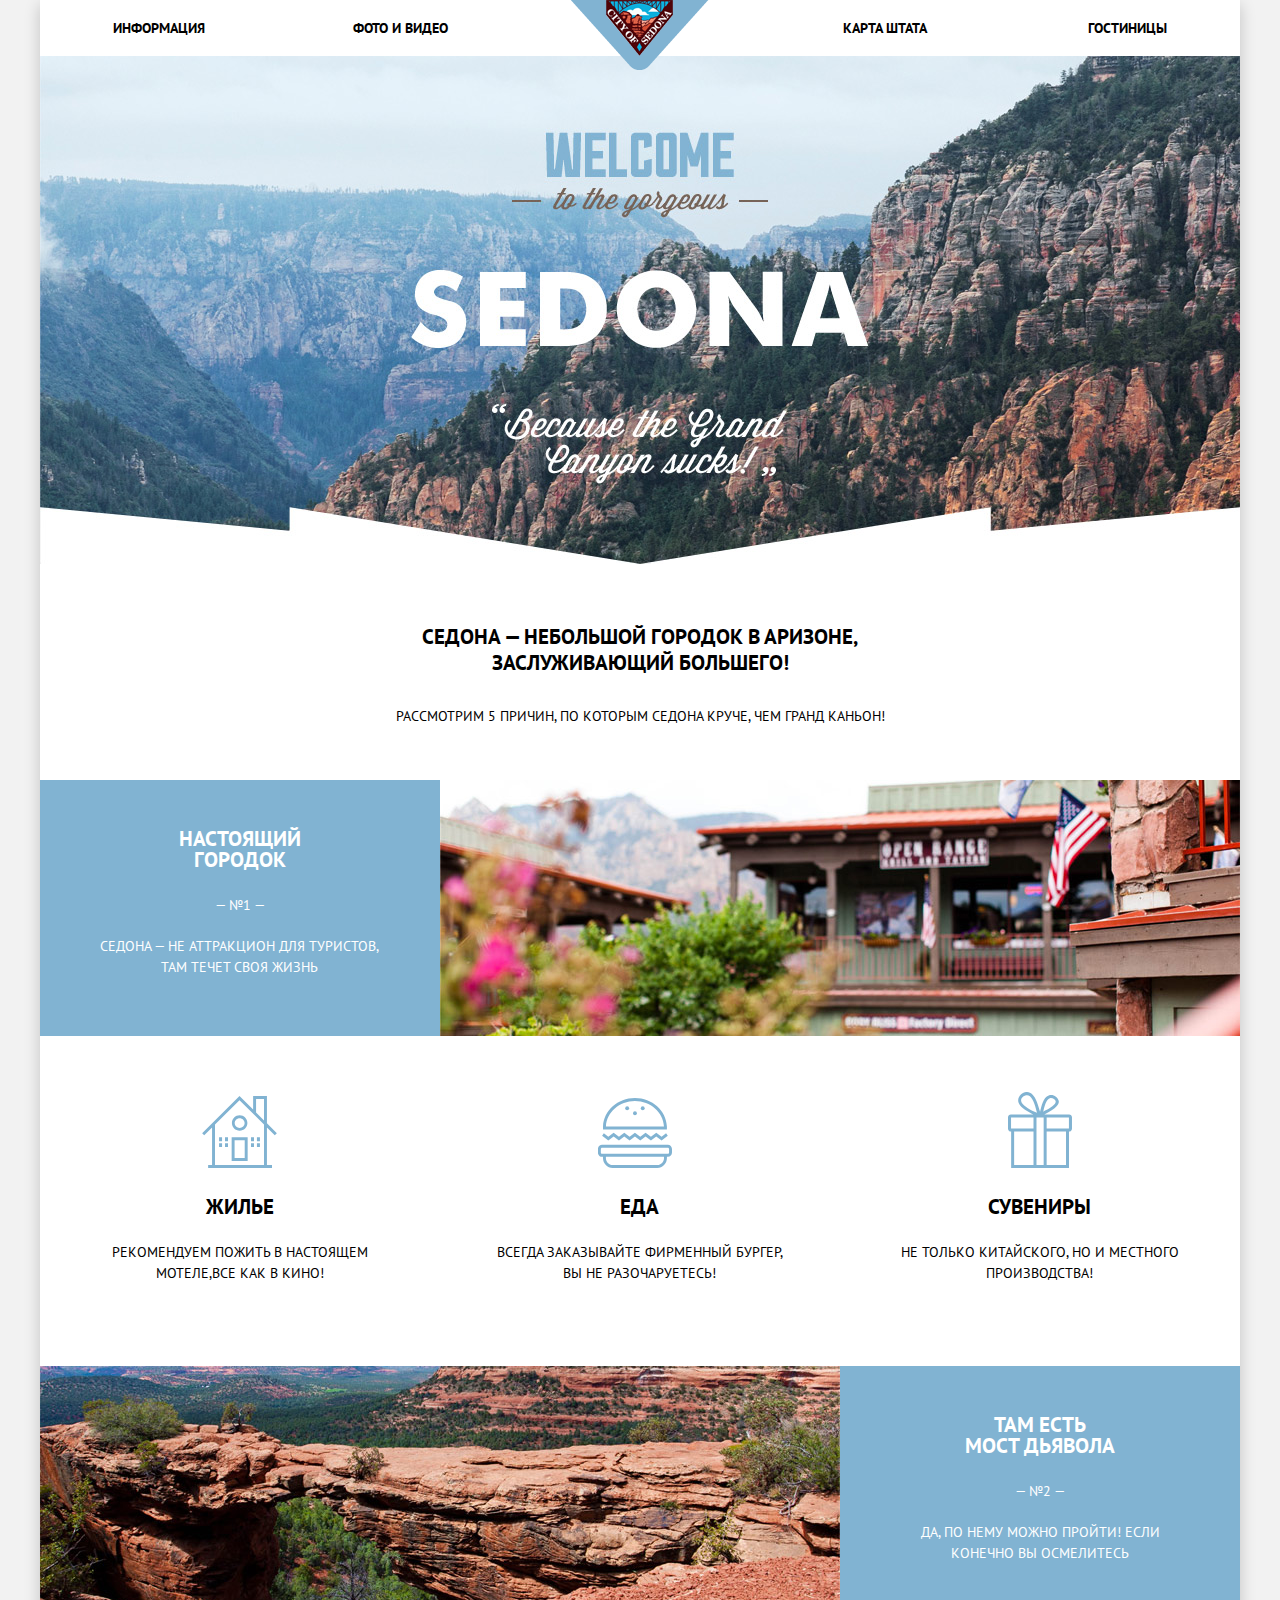
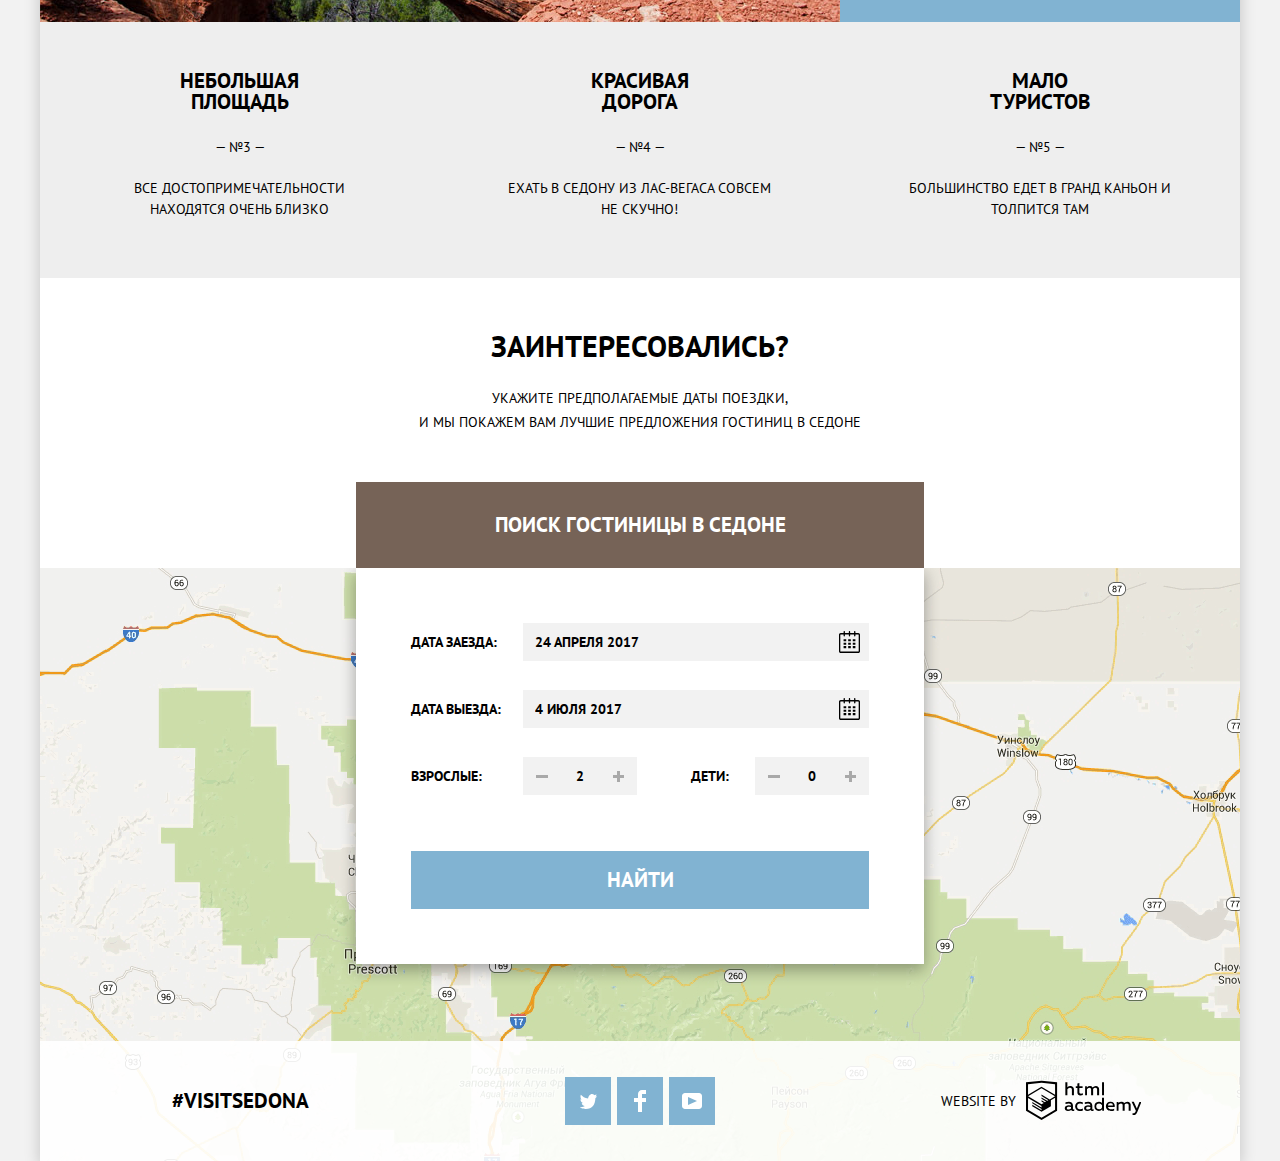
<file: index.html>
<!DOCTYPE html>
<html lang="ru">

<head>
  <meta charset="utf-8">
  <title>Седона</title>
  <link href="https://fonts.googleapis.com/css?family=PT+Sans:400,700&amp;subset=cyrillic" rel="stylesheet">
  <link rel="stylesheet" href="css/normalize.min.css">
  <link rel="stylesheet" href="css/style.min.css">
</head>

<body>
  <div class="main-wrapper">
    <header class="main-header">
      <nav class="main-navigation">
        <a class="main-header-logo"><img src="img/logo.png" width="138" height="70" alt="Логотип Седоны">
        </a>
        <ul class="site-navigation">
          <li><a href="info.html">Информация</a>
          </li>
          <li><a href="media.html">Фото и видео</a>
          </li>
          <li><a href="state-map.html">Карта штата</a>
          </li>
          <li><a href="hotels.html">Гостиницы</a>
          </li>
        </ul>
      </nav>
    </header>
    <main class="container">
      <h1 class="visually-hidden">Добро пожаловать в прекрасную Седону</h1>
      <section class="index-top">
        <div class="top-image">
          <img src="img/sedona-top.jpg" alt="Фотография Седоны" width="1200" height="508">
        </div>
        <p class="top-text-big"><b>Седона &mdash; небольшой городок в Аризоне,<br> заслуживающий большего!</b>
        </p>
        <p class="top-text-small">Рассмотрим 5 причин, по которым Седона круче, чем гранд каньон!</p>
      </section>
      <section class="features">
        <div class="feature-img">
          <div class="feature-text-block img-right">
            <h2 class="feature-name">Настоящий<br>городок</h2>
            <p class="feature-number">&mdash; №1 &mdash;</p>
            <p class="feature-text">Седона &mdash; не аттракцион для туристов,
              <br>там течет своя жизнь</p>
          </div>
          <img class="feature-photo img-right" src="img/feature-1a.jpg" width="800" height="400" alt="Вид Седоны">
        </div>
        <div class="feature-container">
          <div class="feature-icon">
            <h2>Жилье</h2>
            <p>Рекомендуем пожить в настоящем
              <br>мотеле,все как в кино!</p>
          </div>
          <div class="feature-icon">
            <h2>Еда</h2>
            <p>Всегда заказывайте фирменный бургер,
              <br>вы не разочаруетесь!</p>
          </div>
          <div class="feature-icon">
            <h2>Сувениры</h2>
            <p>Не только китайского, но и местного производства!</p>
          </div>
        </div>
        <div class="feature-img">
          <div class="feature-text-block img-left">
            <h2 class="feature-name">Там есть <br>мост дьявола</h2>
            <p class="feature-number">&mdash; №2 &mdash;</p>
            <p class="feature-text">Да, по нему можно пройти! Если конечно вы осмелитесь</p>
          </div>
          <img class="feature-photo img-left" src="img/feature-2a.jpg" width="800" height="400" alt="Вид Седоны">
        </div>
        <div class="feature-container">
          <div class="features-alternative feature-text-block">
            <h2 class="feature-name">Небольшая <br>площадь</h2>
            <p class="feature-number">&mdash; №3 &mdash;</p>
            <p class="feature-text">Все достопримечательности
              <br>находятся очень близко</p>
          </div>
          <div class="features-alternative feature-text-block">
            <h2 class="feature-name">Красивая <br>дорога</h2>
            <p class="feature-number">&mdash; №4 &mdash;</p>
            <p class="feature-text">Ехать в Седону из Лас-Вегаса совсем
              <br>не скучно!</p>
          </div>
          <div class="features-alternative feature-text-block">
            <h2 class="feature-name">Мало<br>туристов</h2>
            <p class="feature-number">&mdash; №5 &mdash;</p>
            <p class="feature-text">Большинство едет в гранд каньон и толпится там</p>
          </div>
        </div>
      </section>
      <section class="order-form">
        <div class="order-form-top">
          <p class="bottom-text-big">Заинтересовались?</p>
          <p class="bottom-text-small">Укажите предполагаемые даты поездки,
            <br>и мы покажем вам лучшие предложения гостиниц в Седоне</p>
          <button type="button" class="order-form-button button">Поиск гостиницы в седоне</button>
        </div>
        <div class="order-map-container">
          <form class="order" action="https://echo.htmlacademy.ru" method="post">
            <fieldset>
              <div class="order-form-field">
                <label for="arrival">Дата заезда:</label>
                <input type="text" name="arrival" id="arrival" placeholder="24 апреля 2017">
                <button type="button" class="calendar">
                  <span class="visually-hidden">Календарь</span>
                </button>
              </div>
              <div class="order-form-field">
                <label for="departure">Дата выезда:</label>
                <input type="text" name="departure" id="departure" placeholder="4 июля 2017">
                <button type="button" class="calendar">
                  <span class="visually-hidden">Календарь</span>
                </button>
              </div>
              <div class="order-short-container">
                <div class="order-form-field order-form-number adult-count">
                  <label for="adult">Взрослые:</label>
                  <button type="button" class="number-less">
                    <span class="visually-hidden">Уменьшить</span>
                  </button>
                  <input type="text" name="adult" id="adult" placeholder="2">
                  <button type="button" class="number-more">
                    <span class="visually-hidden">Увеличить</span>
                  </button>
                </div>
                <div class="order-form-field order-form-number children-count">
                  <label for="children">Дети:</label>
                  <button type="button" class="number-less">
                    <span class="visually-hidden">Уменьшить</span>
                  </button>
                  <input type="text" name="children" id="children" placeholder="0">
                  <button type="button" class="number-more">
                    <span class="visually-hidden">Увеличить</span>
                  </button>
                </div>
              </div>
              <input type="submit" class="submit-button button" value="Найти">
            </fieldset>
          </form>
          <div class="map">
            <img src="img/map.png" width="1200" height="593" alt="Карта">
            <iframe src="https://www.google.com/maps/embed?pb=!1m18!1m12!1m3!1d703993.9878475557!2d-112.26542011659116!3d34.94929844281017!2m3!1f0!2f0!3f0!3m2!1i1024!2i768!4f13.1!3m3!1m2!1s0x872da132f942b00d%3A0x5548c523fa6c8efd!2z0KHQtdC00L7QvdCwLCDQkNGA0LjQt9C-0L3QsCA4NjMzNg!5e0!3m2!1sru!2sru!4v1504681541457" width="1200" height="593" allowfullscreen></iframe>
          </div>
        </div>
      </section>
    </main>
    <footer class="main-footer footer-absolute">
      <p class="footer-tag">#visitsedona</p>
      <ul class="footer-social">
        <li class="social-button">
          <a href="#"><span class="visually-hidden">Twitter</span></a>
        </li>
        <li class="social-button">
          <a href="#"><span class="visually-hidden">Facebook</span></a>
        </li>
        <li class="social-button">
          <a href="#"><span class="visually-hidden">Youtube</span></a>
        </li>
      </ul>
      <p class="footer-logo">
        <b>Website by</b>
        <a class="footer-logo-link" href="https://htmlacademy.ru/intensive/htmlcss">
          <span class="visually-hidden">Сайт HMTLacademy</span>
          <svg data-name="Layer 1" xmlns="http://www.w3.org/2000/svg" width="115" height="41" viewBox="0 0 113 39">
            <path d="M46.84 28.22a2.07 2.07 0 0 0 .58-.11v1.4a3.41 3.41 0 0 1-1.24.22 1.75 1.75 0 0 1-1.75-1 5.08 5.08 0 0 1-3.3 1.13c-1.59 0-3.06-.87-3.06-2.68 0-2.24 2.08-2.93 3.9-2.93a11.63 11.63 0 0 1 2.28.26v-.31c0-1.09-.8-1.86-2.3-1.86a7.79 7.79 0 0 0-3.15.67v-1.79a10.72 10.72 0 0 1 3.35-.58c2.48 0 4 1.18 4 3.83v3.14a.57.57 0 0 0 .69.61zm-6.76-1.19a1.42 1.42 0 0 0 1.64 1.29 3.56 3.56 0 0 0 2.53-1v-1.51a10.21 10.21 0 0 0-1.9-.22c-1.1.01-2.27.35-2.27 1.45zM53.06 20.62a5.29 5.29 0 0 1 2.7.67v1.79a4.28 4.28 0 0 0-2.42-.73 2.89 2.89 0 1 0 0 5.76 5.26 5.26 0 0 0 2.55-.67v1.8a6.58 6.58 0 0 1-2.9.6 4.42 4.42 0 0 1-4.72-4.54 4.54 4.54 0 0 1 4.79-4.68zM65.84 28.22a2.07 2.07 0 0 0 .58-.11v1.4a3.41 3.41 0 0 1-1.24.22 1.75 1.75 0 0 1-1.75-1 5.08 5.08 0 0 1-3.3 1.13c-1.59 0-3.06-.87-3.06-2.68 0-2.24 2.08-2.93 3.9-2.93a11.63 11.63 0 0 1 2.28.26v-.31c0-1.09-.8-1.86-2.3-1.86a7.79 7.79 0 0 0-3.15.67v-1.79a10.72 10.72 0 0 1 3.35-.58c2.48 0 4 1.18 4 3.83v3.14a.57.57 0 0 0 .69.61zm-6.76-1.19a1.42 1.42 0 0 0 1.64 1.29 3.56 3.56 0 0 0 2.53-1v-1.51a10.21 10.21 0 0 0-1.9-.22c-1.11.01-2.27.35-2.27 1.45zM76.67 16.85v12.76h-1.76v-1.39a4.07 4.07 0 0 1-3.35 1.62 4.62 4.62 0 0 1 0-9.22 4 4 0 0 1 3.15 1.37v-5.14h2zm-4.76 5.48a2.9 2.9 0 0 0 0 5.8 3 3 0 0 0 2.79-1.84v-2.13a3.06 3.06 0 0 0-2.79-1.83zM82.99 20.62c3.48 0 4.68 2.81 4.12 5.34h-6.58c.22 1.57 1.75 2.22 3.35 2.22a6.41 6.41 0 0 0 2.77-.62v1.68a7.5 7.5 0 0 1-3.14.6c-2.68 0-5-1.53-5-4.61a4.39 4.39 0 0 1 4.48-4.61zm.09 1.62a2.39 2.39 0 0 0-2.57 2.26h4.85a2.06 2.06 0 0 0-2.28-2.26zM89.1 29.61v-8.75h1.73v1.09a4 4 0 0 1 2.92-1.33 3 3 0 0 1 2.73 1.4 4.33 4.33 0 0 1 3.06-1.4 3.21 3.21 0 0 1 3.32 3.52v5.47h-2V24.2a1.67 1.67 0 0 0-1.73-1.84 2.94 2.94 0 0 0-2.17 1.18V29.61h-2V24.2a1.67 1.67 0 0 0-1.73-1.84 3.11 3.11 0 0 0-2.32 1.35v5.91h-2zM111.47 20.86h2l-4.1 9.93c-.95 2.28-2.19 3-3.52 3a5 5 0 0 1-1.15-.15v-1.66a3 3 0 0 0 .89.13c.95 0 1.66-.67 2.17-2l.18-.44-4.16-8.82h2.13l3 6.6zM40.66 1.53v5a4 4 0 0 1 2.83-1.2A3.41 3.41 0 0 1 47.1 8.9v5.41h-2V9.15a1.9 1.9 0 0 0-2-2.1 3.08 3.08 0 0 0-2.44 1.46v5.8h-2V1.53h2zM52.43 2.42v3.12h3.17v1.71h-3.17v4c0 1.15.53 1.53 1.66 1.53a4.71 4.71 0 0 0 1.77-.35v1.68a7.14 7.14 0 0 1-2.35.38 2.68 2.68 0 0 1-3-2.88V7.23h-1.6V5.52h1.57V2.88zM58.1 14.29V5.54h1.73v1.09a4 4 0 0 1 2.92-1.33 3 3 0 0 1 2.73 1.4 4.33 4.33 0 0 1 3.06-1.4 3.21 3.21 0 0 1 3.32 3.52v5.47h-2V8.88a1.67 1.67 0 0 0-1.73-1.84 2.94 2.94 0 0 0-2.17 1.18V14.29h-2V8.88a1.67 1.67 0 0 0-1.73-1.84 3.11 3.11 0 0 0-2.32 1.35v5.91h-2zM74.72 1.52h1.95v12.76h-1.95zM15.44.02h-.16L0 1.62v28l15.28 9.09 15.28-9.09v-28zm13.12 28.45l-13.28 7.9L2 28.47V16.99l13.22 7.87v1.43l-9.07-5.4v1.38l9.11 5.47v1.46l-9.1-5.42v1.38l9.11 5.47 9.19-5.5V19.22l4.1-2.45v11.67zm0-13.16l-3.65 2.14-1.68 1-8-4.76v1.38l6.84 4.07h-.06l-.15.09-1 .57-5.64-3.36v1.38l4.45 2.65-1.05.7-3.36-2v1.38l2.21 1.3-2.25 1.35-13.16-7.82 13.17-7.92zm0-1.39L15.21 6.05l-13.2 7.86V3.41l13.28-1.39 13.28 1.39v10.51z" />
          </svg>
        </a>
      </p>
    </footer>
  </div>
  <script src="js/script.min.js"></script>
</body>

</html>
</file>
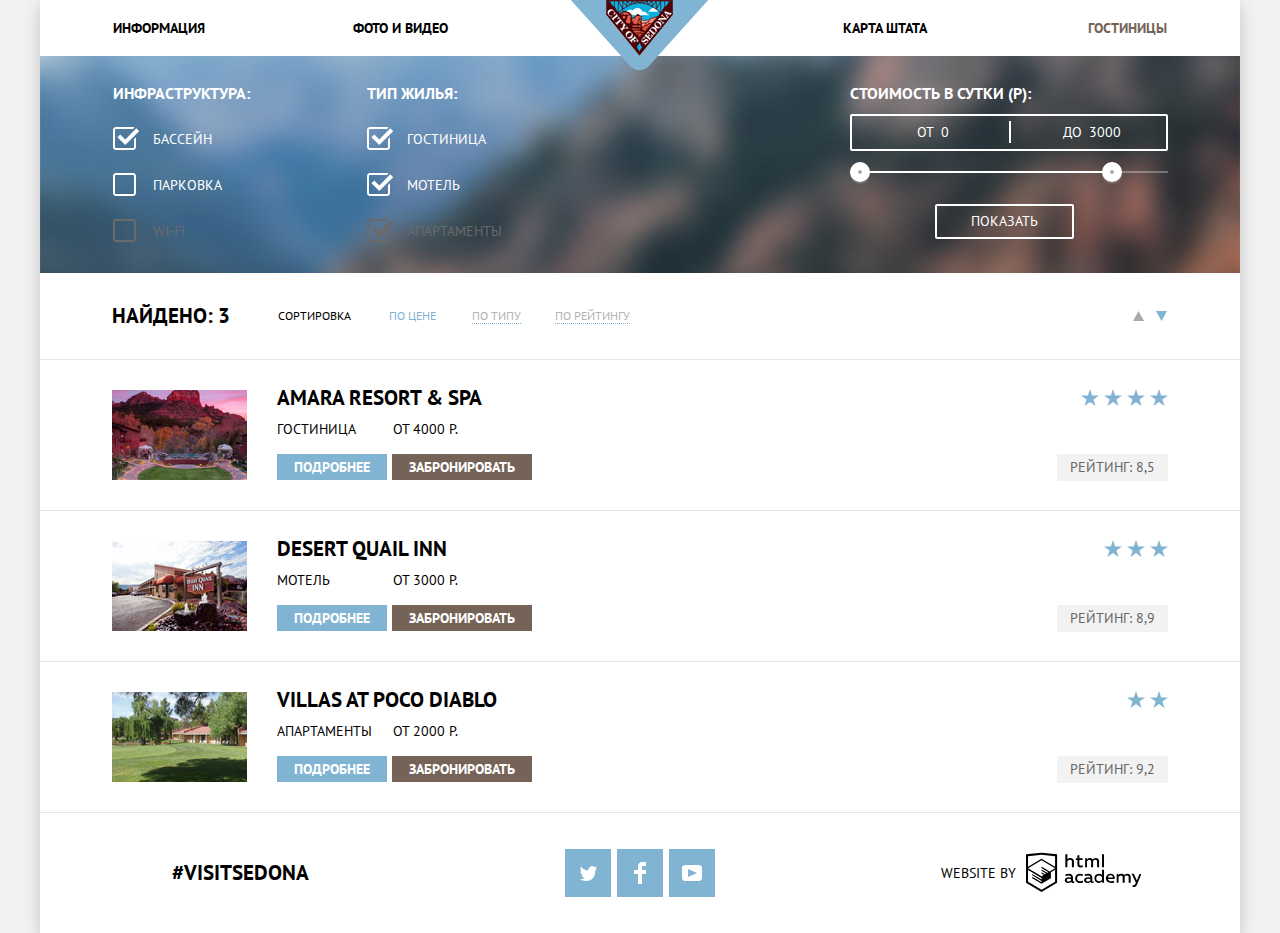
<file: hotels.html>
<!DOCTYPE html>
<html lang="ru">

<head>
  <meta charset="utf-8">
  <title>Отели Седоны</title>
  <link href="https://fonts.googleapis.com/css?family=PT+Sans:400,700&amp;subset=cyrillic" rel="stylesheet">
  <link rel="stylesheet" href="css/normalize.min.css">
  <link rel="stylesheet" href="css/style.min.css">
</head>

<body class="inner">
  <div class="main-wrapper">
    <header class="main-header">
      <nav class="main-navigation">
        <a class="main-header-logo" href="index.html"><img src="img/logo.png" width="138" height="70" alt="Логотип Седоны">
        </a>
        <ul class="site-navigation">
          <li><a href="info.html">Информация</a>
          </li>
          <li><a href="media.html">Фото и видео</a>
          </li>
          <li><a href="state-map.html">Карта штата</a>
          </li>
          <li><a class="active">Гостиницы</a>
          </li>
        </ul>
      </nav>
    </header>
    <main class="container">
      <h1 class="visually-hidden">Отели Седоны</h1>
      <section class="form-hotels">
        <h2 class="visually-hidden">Выбор отеля</h2>
        <form class="hotel-search" action="https://echo.htmlacademy.ru" method="post">
          <fieldset>
            <legend>Инфраструктура:</legend>
            <ul class="hotel-search-menu">
              <li>
                <input type="checkbox" name="infrastructure" value="pool" id="pool" checked>
                <label for="pool">Бассейн</label>
              </li>
              <li>
                <input type="checkbox" name="infrastructure" value="parking" id="parking">
                <label for="parking">Парковка</label>
              </li>
              <li>
                <input type="checkbox" name="infrastructure" value="wifi" id="wifi" disabled>
                <label for="wifi">Wi-Fi</label>
              </li>
            </ul>
          </fieldset>
          <fieldset>
            <legend>Тип жилья:</legend>
            <ul class="hotel-search-menu">
              <li>
                <input type="checkbox" name="hausing" value="hotel" id="hotel" checked>
                <label for="hotel">Гостиница</label>
              </li>
              <li>
                <input type="checkbox" name="hausing" value="motel" id="motel" checked>
                <label for="motel">Мотель</label>
              </li>
              <li>
                <input type="checkbox" name="hausing" value="apartments" id="apartments" checked disabled>
                <label for="apartments">Апартаменты</label>
              </li>
            </ul>
          </fieldset>
          <fieldset class="price-range-input">
            <legend class="price-legend">Стоимость в сутки (Р):</legend>
            <div class="price-range">
              <div class="range-filter">
                <div class="price-controls">
                  <div class="min-price">
                    <label for="min-price">от</label>
                    <input type="text" value="0" id="min-price">
                  </div>
                  <div class="max-price">
                    <label for="max-price">до</label>
                    <input type="text" value="3000" id="max-price">
                  </div>
                </div>
                <div class="range-controls">
                  <div class="scale">
                    <div class="bar"></div>
                  </div>
                  <div class="toggle min-toggle"></div>
                  <div class="toggle max-toggle"></div>
                </div>
              </div>
            </div>
            <input type="submit" class="hotel-submit-button" value="Показать">
          </fieldset>
        </form>
      </section>
      <section class="search-results">
        <div class="top-search-results">
          <h2 class="visually-hidden">Результаты поиска</h2>
          <p class="found">Найдено: 3</p>
          <ul class="sort-buttons">
            <li>Сортировка</li>
            <li><a class="sort-button sort-button-current">По цене</a>
            </li>
            <li><a href="#" class="sort-button">По типу</a>
            </li>
            <li><a href="#" class="sort-button">По рейтингу</a>
            </li>
          </ul>
          <div class="sort-arrows">
            <button class="sort-up" type="button">
              <span class="visually-hidden">По возрастанию</span>
            </button>
            <button class="sort-down sort-down-active" type="button">
              <span class="visually-hidden">По убыванию</span>
            </button>
          </div>
        </div>
        <article class="hotel-features">
          <a class="hotel-photo" href="#">
            <img src="img/hotel-1-small.jpg" width="135" height="90" alt="Amara Resort &amp; Spa">
          </a>
          <div class="hotel-features-info">
            <h3 class="hotel-name"><a href="#">Amara Resort &amp; Spa</a></h3>
            <div class="housing-type-price">
              <span>Гостиница</span>
              <span>от 4000 р.</span>
            </div>
            <div class="housing-buttons">
              <a class="housing-info" href="#">Подробнее</a>
              <a class="housing-book" href="#">Забронировать</a>
            </div>
          </div>
          <div class="housing-rating">
            <div class="star star-4"><span class="visually-hidden">Четыре звезды</span></div>
            <p>Рейтинг: 8,5</p>
          </div>
        </article>
        <article class="hotel-features">
          <a class="hotel-photo" href="#">
            <img src="img/hotel-2-small.jpg" width="135" height="90" alt="Desert Quail Inn">
          </a>
          <div class="hotel-features-info">
            <h3 class="hotel-name"><a href="#">Desert Quail Inn</a></h3>
            <div class="housing-type-price">
              <span>Мотель</span>
              <span>от 3000 р.</span>
            </div>
            <div class="housing-buttons">
              <a class="housing-info" href="#">Подробнее</a>
              <a class="housing-book" href="#">Забронировать</a>
            </div>
          </div>
          <div class="housing-rating">
            <div class="star star-3"><span class="visually-hidden">Три звезды</span></div>
            <p>Рейтинг: 8,9</p>
          </div>
        </article>
        <article class="hotel-features">
          <a class="hotel-photo" href="#">
            <img src="img/hotel-3-small.jpg" width="135" height="90" alt="Desert Quail Inn">
          </a>
          <div class="hotel-features-info">
            <h3 class="hotel-name"><a href="#">Villas at Poco Diablo</a></h3>
            <div class="housing-type-price">
              <span>Апартаменты</span>
              <span>от 2000 р.</span>
            </div>
            <div class="housing-buttons">
              <a class="housing-info" href="#">Подробнее</a>
              <a class="housing-book" href="#">Забронировать</a>
            </div>
          </div>
          <div class="housing-rating">
            <div class="star star-2"><span class="visually-hidden">Две звезды</span></div>
            <p>Рейтинг: 9,2</p>
          </div>
        </article>
      </section>
    </main>
    <footer class="main-footer">
      <p class="footer-tag">#visitsedona</p>
      <ul class="footer-social">
        <li class="social-button">
          <a href="#"><span class="visually-hidden">Twitter</span></a>
        </li>
        <li class="social-button">
          <a href="#"><span class="visually-hidden">Facebook</span></a>
        </li>
        <li class="social-button">
          <a href="#"><span class="visually-hidden">Youtube</span></a>
        </li>
      </ul>
      <p class="footer-logo">
        <b>Website by</b>
        <a class="footer-logo-link" href="https://htmlacademy.ru/intensive/htmlcss">
          <span class="visually-hidden">Сайт HMTLacademy</span>
          <svg data-name="Layer 1" xmlns="http://www.w3.org/2000/svg" width="115" height="41" viewBox="0 0 113 39">
            <path d="M46.84 28.22a2.07 2.07 0 0 0 .58-.11v1.4a3.41 3.41 0 0 1-1.24.22 1.75 1.75 0 0 1-1.75-1 5.08 5.08 0 0 1-3.3 1.13c-1.59 0-3.06-.87-3.06-2.68 0-2.24 2.08-2.93 3.9-2.93a11.63 11.63 0 0 1 2.28.26v-.31c0-1.09-.8-1.86-2.3-1.86a7.79 7.79 0 0 0-3.15.67v-1.79a10.72 10.72 0 0 1 3.35-.58c2.48 0 4 1.18 4 3.83v3.14a.57.57 0 0 0 .69.61zm-6.76-1.19a1.42 1.42 0 0 0 1.64 1.29 3.56 3.56 0 0 0 2.53-1v-1.51a10.21 10.21 0 0 0-1.9-.22c-1.1.01-2.27.35-2.27 1.45zM53.06 20.62a5.29 5.29 0 0 1 2.7.67v1.79a4.28 4.28 0 0 0-2.42-.73 2.89 2.89 0 1 0 0 5.76 5.26 5.26 0 0 0 2.55-.67v1.8a6.58 6.58 0 0 1-2.9.6 4.42 4.42 0 0 1-4.72-4.54 4.54 4.54 0 0 1 4.79-4.68zM65.84 28.22a2.07 2.07 0 0 0 .58-.11v1.4a3.41 3.41 0 0 1-1.24.22 1.75 1.75 0 0 1-1.75-1 5.08 5.08 0 0 1-3.3 1.13c-1.59 0-3.06-.87-3.06-2.68 0-2.24 2.08-2.93 3.9-2.93a11.63 11.63 0 0 1 2.28.26v-.31c0-1.09-.8-1.86-2.3-1.86a7.79 7.79 0 0 0-3.15.67v-1.79a10.72 10.72 0 0 1 3.35-.58c2.48 0 4 1.18 4 3.83v3.14a.57.57 0 0 0 .69.61zm-6.76-1.19a1.42 1.42 0 0 0 1.64 1.29 3.56 3.56 0 0 0 2.53-1v-1.51a10.21 10.21 0 0 0-1.9-.22c-1.11.01-2.27.35-2.27 1.45zM76.67 16.85v12.76h-1.76v-1.39a4.07 4.07 0 0 1-3.35 1.62 4.62 4.62 0 0 1 0-9.22 4 4 0 0 1 3.15 1.37v-5.14h2zm-4.76 5.48a2.9 2.9 0 0 0 0 5.8 3 3 0 0 0 2.79-1.84v-2.13a3.06 3.06 0 0 0-2.79-1.83zM82.99 20.62c3.48 0 4.68 2.81 4.12 5.34h-6.58c.22 1.57 1.75 2.22 3.35 2.22a6.41 6.41 0 0 0 2.77-.62v1.68a7.5 7.5 0 0 1-3.14.6c-2.68 0-5-1.53-5-4.61a4.39 4.39 0 0 1 4.48-4.61zm.09 1.62a2.39 2.39 0 0 0-2.57 2.26h4.85a2.06 2.06 0 0 0-2.28-2.26zM89.1 29.61v-8.75h1.73v1.09a4 4 0 0 1 2.92-1.33 3 3 0 0 1 2.73 1.4 4.33 4.33 0 0 1 3.06-1.4 3.21 3.21 0 0 1 3.32 3.52v5.47h-2V24.2a1.67 1.67 0 0 0-1.73-1.84 2.94 2.94 0 0 0-2.17 1.18V29.61h-2V24.2a1.67 1.67 0 0 0-1.73-1.84 3.11 3.11 0 0 0-2.32 1.35v5.91h-2zM111.47 20.86h2l-4.1 9.93c-.95 2.28-2.19 3-3.52 3a5 5 0 0 1-1.15-.15v-1.66a3 3 0 0 0 .89.13c.95 0 1.66-.67 2.17-2l.18-.44-4.16-8.82h2.13l3 6.6zM40.66 1.53v5a4 4 0 0 1 2.83-1.2A3.41 3.41 0 0 1 47.1 8.9v5.41h-2V9.15a1.9 1.9 0 0 0-2-2.1 3.08 3.08 0 0 0-2.44 1.46v5.8h-2V1.53h2zM52.43 2.42v3.12h3.17v1.71h-3.17v4c0 1.15.53 1.53 1.66 1.53a4.71 4.71 0 0 0 1.77-.35v1.68a7.14 7.14 0 0 1-2.35.38 2.68 2.68 0 0 1-3-2.88V7.23h-1.6V5.52h1.57V2.88zM58.1 14.29V5.54h1.73v1.09a4 4 0 0 1 2.92-1.33 3 3 0 0 1 2.73 1.4 4.33 4.33 0 0 1 3.06-1.4 3.21 3.21 0 0 1 3.32 3.52v5.47h-2V8.88a1.67 1.67 0 0 0-1.73-1.84 2.94 2.94 0 0 0-2.17 1.18V14.29h-2V8.88a1.67 1.67 0 0 0-1.73-1.84 3.11 3.11 0 0 0-2.32 1.35v5.91h-2zM74.72 1.52h1.95v12.76h-1.95zM15.44.02h-.16L0 1.62v28l15.28 9.09 15.28-9.09v-28zm13.12 28.45l-13.28 7.9L2 28.47V16.99l13.22 7.87v1.43l-9.07-5.4v1.38l9.11 5.47v1.46l-9.1-5.42v1.38l9.11 5.47 9.19-5.5V19.22l4.1-2.45v11.67zm0-13.16l-3.65 2.14-1.68 1-8-4.76v1.38l6.84 4.07h-.06l-.15.09-1 .57-5.64-3.36v1.38l4.45 2.65-1.05.7-3.36-2v1.38l2.21 1.3-2.25 1.35-13.16-7.82 13.17-7.92zm0-1.39L15.21 6.05l-13.2 7.86V3.41l13.28-1.39 13.28 1.39v10.51z" />
          </svg>
        </a>
      </p>
    </footer>
  </div>
</body>

</html>
</file>
<file: css/style.min.css>
html{overflow-y:scroll}body{margin:0;padding:0;font-family:"PT Sans",Arial,sans-serif;font-size:14px;line-height:21px;font-weight:400;color:#000;text-transform:uppercase;background-color:#f2f2f2}a{text-decoration:none}.main-wrapper{width:1200px;margin:0 auto;position:relative;background-color:#fff;-webkit-box-shadow:0 5px 15px 0 rgba(0,0,0,.2);box-shadow:0 5px 15px 0 rgba(0,0,0,.2)}.main-navigation .main-header-logo{position:absolute;left:50%;-webkit-transform:translateX(-50%);-ms-transform:translateX(-50%);transform:translateX(-50%);margin:0;line-height:0}.site-navigation{display:-webkit-box;display:-ms-flexbox;display:flex;-webkit-box-orient:horizontal;-webkit-box-direction:normal;-ms-flex-flow:row wrap;flex-flow:row wrap;-webkit-box-pack:start;-ms-flex-pack:start;justify-content:flex-start;margin:0;padding:0 73px}.site-navigation li{width:20%;padding:18px 0 0;margin:0 2.75% 17px 0}.site-navigation li:nth-child(4n+3){margin-left:calc(20% - 3*2.75%);text-align:right}.site-navigation li:nth-child(4n){text-align:right;margin-right:0}.main-header ul{list-style:none}.main-header a{color:#000;font-weight:700}.main-header a:focus,.main-header a:hover{color:#81b3d2}.main-header a:active{color:#a9a9a9}.main-header a.active{color:#766357}.index-top .top-image{width:100%;line-height:0}.index-top .top-text-big{margin:0;padding:60px 312px 0;font-size:21px;line-height:26px;font-weight:700;text-align:center}.feature-text-block,.index-top .top-text-small{margin:0;padding:30px 312px 53px;text-align:center}.feature-text-block{-webkit-box-sizing:border-box;box-sizing:border-box;width:33.33%;min-height:256px;padding:48px}.feature-icon h2,.feature-text-block .feature-name{margin:0;padding:0;font-size:21px;font-weight:700}.feature-text-block .feature-number{margin:0;padding-top:25px;padding-bottom:20px}.feature-icon p,.feature-text-block .feature-text{margin:0;padding:0}.feature-img{position:relative;overflow:hidden;color:#fff;background-color:#81b3d2}.feature-photo{position:absolute;top:0;bottom:0;width:66.67%;margin:auto;-o-object-fit:cover;object-fit:cover}.feature-photo.img-right{right:0}.feature-photo.img-left{left:0}.feature-text-block.img-left{margin-left:66.67%}.feature-text-block.img-right{margin-right:66.67%}.feature-container{display:-webkit-box;display:-ms-flexbox;display:flex;-ms-flex-wrap:wrap;flex-wrap:wrap}.feature-container .feature-icon{position:relative;margin:0;padding:50px 20px;-webkit-box-sizing:border-box;box-sizing:border-box;width:33.33%;min-height:330px;text-align:center}.feature-icon h2{padding:110px 0 25px}.feature-icon p{font-size:14px}.feature-icon::before{display:block;position:absolute;content:"";top:52px;left:50%;margin-left:-40px;width:80px;height:80px;background-image:url(../img/icon-1.svg);background-position:bottom;background-repeat:no-repeat}.feature-icon:nth-child(2)::before{margin-left:-45px;background-image:url(../img/icon-2.svg)}.feature-icon:nth-child(3)::before{background-image:url(../img/icon-3.svg)}.features-alternative{text-align:center;background-color:#eee}.order-form{text-align:center}.order-form-top{background-color:#fff}.order-form-top,.order-form-top p{padding:0;margin:0}.order-form-top .bottom-text-big{padding-top:50px;font-size:30px;line-height:36px;font-weight:700}.order-form-top .bottom-text-small{padding-top:22px;padding-bottom:48px;line-height:24px}.button{width:568px;padding:30px;line-height:26px}.order .submit-button{width:458px;padding:16px;margin-top:56px;line-height:26px}.order-form .submit-button,.order-form-button{font:inherit;text-align:center;color:#fff;font-size:21px;line-height:26px;font-weight:700;vertical-align:middle;text-transform:uppercase;border:0}.order-form-button{background-color:#766357}.order-form-button:focus,.order-form-button:hover{background-color:#604e43}.order-form-button:active{background-color:#503e33;color:rgba(255,255,255,.3)}.order-form .submit-button{background-color:#81b3d2}.order-form .submit-button:focus,.order-form .submit-button:hover{background-color:#669ec0}.order-form .submit-button:active{background-color:#5496bd;color:rgba(255,255,255,.3)}.order-form .order-map-container{position:relative;overflow:hidden}.order{position:absolute;right:0;left:0;width:568px;margin:auto;padding:0;font-size:0;background-color:#fff;-webkit-box-shadow:0 5px 15px 0 rgba(0,0,0,.2);box-shadow:0 5px 15px 0 rgba(0,0,0,.2);z-index:3}@-webkit-keyframes hide{0%{top:0}to{top:-410px}}@keyframes hide{0%{top:0}to{top:-410px}}@-webkit-keyframes open{0%{top:-410px}to{top:0}}@keyframes open{0%{top:-410px}to{top:0}}.order-hidden,.order-open{-webkit-animation-name:open;animation-name:open;-webkit-animation-duration:.5s;animation-duration:.5s;-webkit-animation-direction:normal;animation-direction:normal;-webkit-animation-fill-mode:forwards;animation-fill-mode:forwards;-webkit-animation-timing-function:ease-in;animation-timing-function:ease-in}.order-hidden{-webkit-animation-name:hide;animation-name:hide}@-webkit-keyframes shake{0%,to{-webkit-transform:translateX(0);transform:translateX(0)}10%,30%,50%,70%,90%{-webkit-transform:translateX(-6px);transform:translateX(-6px)}20%,40%,60%,80%{-webkit-transform:translateX(6px);transform:translateX(6px)}}@keyframes shake{0%,to{-webkit-transform:translateX(0);transform:translateX(0)}10%,30%,50%,70%,90%{-webkit-transform:translateX(-6px);transform:translateX(-6px)}20%,40%,60%,80%{-webkit-transform:translateX(6px);transform:translateX(6px)}}.order-error{-webkit-animation:shake .6s;animation:shake .6s}.order-form fieldset,.order-form-field{display:-webkit-box;display:-ms-flexbox;display:flex;-webkit-box-direction:normal}.order-form fieldset{border:0;margin:0;padding:55px;-webkit-box-shadow:0 7px 15px 0 rgba(0,0,0,.15);box-shadow:0 7px 15px 0 rgba(0,0,0,.15);-webkit-box-orient:vertical;-ms-flex-flow:column nowrap;flex-flow:column nowrap}.order-form-field{-webkit-box-orient:horizontal;-ms-flex-flow:row nowrap;flex-flow:row nowrap;-webkit-box-align:center;-ms-flex-align:center;align-items:center;margin-bottom:29px}.order-form-field label{min-width:105px;margin-right:7px;font-size:14px;font-weight:700;text-align:left}.order-form-field input,.order-form-number{vertical-align:middle;-webkit-box-sizing:border-box;box-sizing:border-box}.order-form-field input{min-height:38px;padding:0 12px;font:inherit;text-align:left;color:#000;font-size:14px;line-height:21px;font-weight:700;text-transform:uppercase;border:0;background-color:#f2f2f2;width:100%}.order-form-number{display:-webkit-inline-box;display:-ms-inline-flexbox;display:inline-flex;margin-bottom:0;width:229px}.order-form-number:last-child label{padding-left:51px;min-width:57px}.order-form-number input{max-width:38px;padding:0;text-align:center}.order-form-field input::-webkit-input-placeholder{color:#000}.order-form-field input:-ms-input-placeholder{color:#000}.order-form-field input::placeholder{color:#000}.order-form-number input::-webkit-input-placeholder{color:#000;text-align:center}.order-form-number input:-ms-input-placeholder{color:#000;text-align:center}.order-form-number input::placeholder{color:#000;text-align:center}.order-form-field button{min-width:38px;height:38px;margin:0;padding:0;border:0;background:#f2f2f2}.order-form-field .calendar{min-width:39px;background:#f2f2f2 url(../img/calendar.svg) center no-repeat}.order-form-number .number-less{background:#f2f2f2 url(../img/minus.svg) center no-repeat}.order-form-number .number-more{background:#f2f2f2 url(../img/plus.svg) center no-repeat}.number-less:focus,.number-less:hover{background-image:url(../img/minus-hover.svg)}.number-less:active{background-image:url(../img/minus-active.svg)}.number-more:focus,.number-more:hover{background-image:url(../img/plus-hover.svg)}.number-more:active{background-image:url(../img/plus-active.svg)}.calendar:focus,.calendar:hover{background-image:url(../img/calendar-hover.svg)}.calendar:active{background-image:url(../img/calendar-active.svg)}.order-form .map{position:relative;line-height:0}.map iframe{position:absolute;top:0;left:0;right:0;border:0}.inner .form-hotels{width:100%;min-height:217px;margin:0;padding:27px 72px 27px 73px;-webkit-box-sizing:border-box;box-sizing:border-box;color:#fff;background-color:#5a6c7b;background-image:url(../img/inner-form-background.jpg);background-repeat:no-repeat;background-position:50% 50%}.inner .hotel-search{display:-webkit-box;display:-ms-flexbox;display:flex;margin:0;padding:0}.hotel-search fieldset{width:254px;margin:0;padding:0;border:0}.hotel-search .price-legend,.hotel-search legend{margin:0;padding:0;font-size:16px;line-height:21px;font-weight:700}.hotel-search-menu{margin:0;padding:0 0 0 40px;list-style:none}.hotel-search-menu li{margin-top:25px}.hotel-search-menu input[type=checkbox]{display:none}.hotel-search-menu label{position:relative}.hotel-search-menu label::before{content:"";position:absolute;display:block;width:27px;height:23px;left:-40px;top:-3px;background-image:url(../img/checkbox-off.svg);background-position:center left;background-repeat:no-repeat}.hotel-search-menu input:checked+label::before{background-image:url(../img/checkbox-on.svg)}.hotel-search-menu input:disabled+label::before{background-image:url(../img/checkbox-off-disabled.svg)}.hotel-search-menu input:disabled:checked+label::before{background-image:url(../img/checkbox-on-disabled.svg);cursor:default}.hotel-search-menu input:disabled+label{color:#6a6a6a;cursor:default}.hotel-search .price-range-input{width:318px;margin-left:auto;text-align:center}.range-filter .price-controls{position:relative;border:2px solid #fff;background-color:transparent;border-radius:2px;font-size:0;line-height:0}.price-controls .max-price::before{content:"";position:absolute;width:2px;height:22px;left:50%;background-color:#fff}.price-range-input .price-legend{margin-bottom:10px;text-align:left}.price-controls div{display:-webkit-inline-box;display:-ms-inline-flexbox;display:inline-flex;vertical-align:baseline;-webkit-box-align:baseline;-ms-flex-align:baseline;align-items:baseline;width:50%;padding:5px 0;font-size:14px;line-height:21px}.range-filter label{font:inherit;text-align:right;padding-right:5px;margin-left:65px}.max-price label{margin-left:54px}.range-filter input{-webkit-box-sizing:border-box;box-sizing:border-box;width:100%;font:inherit;text-align:left;color:#fff;vertical-align:middle;text-transform:uppercase;border:0;background-color:transparent}.range-controls{position:relative;width:100%;min-height:5px;margin-top:20px}.range-controls .scale{width:100%;height:2px;background-color:rgba(255,255,255,.3)}.range-controls .bar{width:80%;height:2px;background-color:#fff}.range-controls .toggle{position:absolute;width:4px;height:4px;top:-9px;border:8px solid #fff;background:#ababab;border-radius:50%;-webkit-box-shadow:0 2px 0 0 rgba(171,171,171,.3);box-shadow:0 2px 0 0 rgba(171,171,171,.3);cursor:pointer}.range-controls .toggle:hover{-webkit-transform:scale(1.1);-ms-transform:scale(1.1);transform:scale(1.1)}.range-controls .max-toggle{left:252px}.hotel-search .hotel-submit-button{display:inline-block;padding:5px 34px;margin-top:28px;margin-right:10px;font:inherit;text-align:center;color:#fff;vertical-align:middle;text-transform:uppercase;border:2px solid #fff;background-color:transparent;border-radius:2px}.hotel-search .hotel-submit-button:focus,.hotel-search .hotel-submit-button:hover{color:#000;background-color:#fff}.inner .search-results{width:100%}.search-results .top-search-results{display:-webkit-box;display:-ms-flexbox;display:flex;-webkit-box-align:center;-ms-flex-align:center;align-items:center;padding:30px 72px;border-bottom:1px solid #e5e5e5}.search-results .found{margin:0;padding:0;font:inherit;font-size:21px;line-height:26px;font-weight:700}.top-search-results .sort-buttons{display:-webkit-box;display:-ms-flexbox;display:flex;-webkit-box-align:baseline;-ms-flex-align:baseline;align-items:baseline;margin:0;padding:0 0 0 48px;list-style:none}.sort-buttons li{width:78px;margin-right:5px;font:inherit;font-size:12px;line-height:18px}.sort-buttons li:first-child{margin-right:33px}.sort-button{color:#b2b2b2;border-bottom:1px dotted #81b3d2}.sort-button:focus,.sort-button:hover{color:#81b3d2;border-bottom:1px dotted #81b3d2}.sort-button:active{color:#000;border-bottom:none}.sort-button-current,.sort-button-current:active,.sort-button-current:focus,.sort-button-current:hover{color:#81b3d2;border-bottom:none}.top-search-results .sort-arrows{display:-webkit-box;display:-ms-flexbox;display:flex;-ms-flex-wrap:nowrap;flex-wrap:nowrap;margin-left:auto;padding:0;margin-right:-6px}.sort-arrows button{width:24px;height:24px;border:0;background:url(../img/icon-up.svg) center no-repeat}.sort-arrows .sort-down{-webkit-transform:rotate(180deg);-ms-transform:rotate(180deg);transform:rotate(180deg)}.sort-down:focus,.sort-down:hover,.sort-up:focus,.sort-up:hover{background-image:url(../img/icon-up-hover.svg)}.sort-down:active,.sort-up:active{background-image:url(../img/icon-up-active.svg)}.sort-arrows .sort-down-active,.sort-arrows .sort-up-active{cursor:default;outline:0}.sort-arrows .sort-down-active,.sort-arrows .sort-down-active:active,.sort-arrows .sort-down-active:focus,.sort-arrows .sort-down-active:hover,.sort-arrows .sort-up-active,.sort-arrows .sort-up-active:active,.sort-arrows .sort-up-active:focus,.sort-arrows .sort-up-active:hover{background-image:url(../img/icon-up-active.svg)}.search-results .hotel-features{display:-webkit-box;display:-ms-flexbox;display:flex;-webkit-box-orient:horizontal;-webkit-box-direction:normal;-ms-flex-flow:row nowrap;flex-flow:row nowrap;-webkit-box-align:start;-ms-flex-align:start;align-items:flex-start;height:151px;-webkit-box-sizing:border-box;box-sizing:border-box;border-bottom:1px solid #e5e5e5;padding:25px 67px 0}.hotel-features .hotel-photo{-webkit-box-flex:0;-ms-flex:0 0 135px;flex:0 0 135px;margin:5px 30px 5px 5px}.hotel-photo img{display:block}.hotel-features .hotel-features-info{-ms-flex-negative:1;flex-shrink:1;-webkit-box-flex:1;-ms-flex-positive:1;flex-grow:1;margin-right:30px;min-height:90px;padding:0}.hotel-features-info .hotel-name{display:block;margin:0 0 8px}.hotel-features-info .housing-type-price{margin-bottom:17px}.housing-type-price span{display:inline-block;vertical-align:baseline;min-width:110px;margin-right:2px}.hotel-name a{font:inherit;color:#000;font-size:21px;line-height:26px;font-weight:700}.hotel-name a:focus,.hotel-name a:hover{color:#81b3d2}.hotel-name a:active{color:#a9a9a9}.housing-buttons a{padding:4px 17px}a.housing-info{margin:0 1px 0 0;left:0;font:inherit;color:#fff;font-weight:700;background-color:#81b3d2}a.housing-info:focus,a.housing-info:hover{background-color:#669ec0}a.housing-info:active{background-color:#5496bd;color:rgba(255,255,255,.3)}a.housing-book{margin:0;left:116px;font:inherit;color:#fff;font-weight:700;background-color:#766357}a.housing-book:focus,a.housing-book:hover{background-color:#604e43}a.housing-book:active{background-color:#503e33;color:rgba(255,255,255,.3)}.hotel-features .housing-rating{display:-webkit-box;display:-ms-flexbox;display:flex;-webkit-box-orient:vertical;-webkit-box-direction:normal;-ms-flex-direction:column;flex-direction:column;-webkit-box-align:end;-ms-flex-align:end;align-items:flex-end;min-width:150px;margin:0;padding:4px 5px 0 0}.housing-rating .star{width:23px;height:17px;background-image:url(../img/star.svg);background-position:center right;background-repeat:repeat}.housing-rating .star-2{width:calc(2*23px)}.housing-rating .star-3{width:calc(3*23px)}.housing-rating .star-4{width:calc(4*23px)}.housing-rating .star-5{width:calc(5*23px)}.housing-rating p{margin:48px 0 0;padding:3px 0;width:111px;text-align:center;color:#666;background-color:#f2f2f2}.main-footer{display:-webkit-box;display:-ms-flexbox;display:flex;-webkit-box-pack:justify;-ms-flex-pack:justify;justify-content:space-between;-webkit-box-align:center;-ms-flex-align:center;align-items:center;padding:0 73px;-webkit-box-sizing:border-box;box-sizing:border-box;background:#fff;height:120px}.footer-absolute{position:absolute;bottom:0;right:0;left:0;width:100%;background:rgba(255,255,255,.9)}.main-footer .footer-tag{min-width:255px;margin:0;padding:0 auto;font:inherit;font-size:21px;line-height:26px;font-weight:700;text-align:center}.main-footer .footer-social{display:-webkit-box;display:-ms-flexbox;display:flex;-webkit-box-pack:center;-ms-flex-pack:center;justify-content:center;min-width:401px;margin:0;padding:0;list-style:none}.footer-social .social-button{margin-right:6px}.footer-social .social-button:last-child{margin-right:0}.social-button a{display:block;width:46px;height:48px}.social-button:first-child a{background:#81b3d2 url(../img/soc-twitter.svg) center no-repeat}.social-button:nth-child(2) a{background:#81b3d2 url(../img/soc-facebook.svg) center no-repeat}.social-button:last-child a{background:#81b3d2 url(../img/soc-youtube.svg) center no-repeat}.social-button:first-child a:focus,.social-button:first-child a:hover{background:#669ec0 url(../img/soc-twitter.svg) center no-repeat}.social-button:nth-child(2) a:focus,.social-button:nth-child(2) a:hover{background:#669ec0 url(../img/soc-facebook.svg) center no-repeat}.social-button:last-child a:focus,.social-button:last-child a:hover{background:#669ec0 url(../img/soc-youtube.svg) center no-repeat}.social-button:first-child a:active{background:#5496bd url(../img/soc-twitter-active.svg) center no-repeat}.social-button:nth-child(2) a:active{background:#5496bd url(../img/soc-facebook-active.svg) center no-repeat}.social-button:last-child a:active{background:#5496bd url(../img/soc-youtube-active.svg) center no-repeat}.main-footer .footer-logo{display:-webkit-box;display:-ms-flexbox;display:flex;-webkit-box-pack:center;-ms-flex-pack:center;justify-content:center;-webkit-box-align:center;-ms-flex-align:center;align-items:center;min-width:255px;padding:0 auto;margin:0}.footer-logo b{font:inherit;margin-right:10px;margin-left:2px}.footer-logo-link{margin-top:4px}.footer-logo-link svg{fill:#000}.footer-logo-link:focus svg,.footer-logo-link:hover svg{fill:#81b3d2}.footer-logo-link:active svg{fill:#a9a9a9}.hotel-search input[type=checkbox]+label,.hotel-search input[type=submit],.main-wrapper button,.order input[type=submit]{cursor:pointer}.visually-hidden{position:absolute;width:1px;height:1px;margin:-1px;border:0;padding:0;clip:rect(0 0 0 0);overflow:hidden}
</file>
